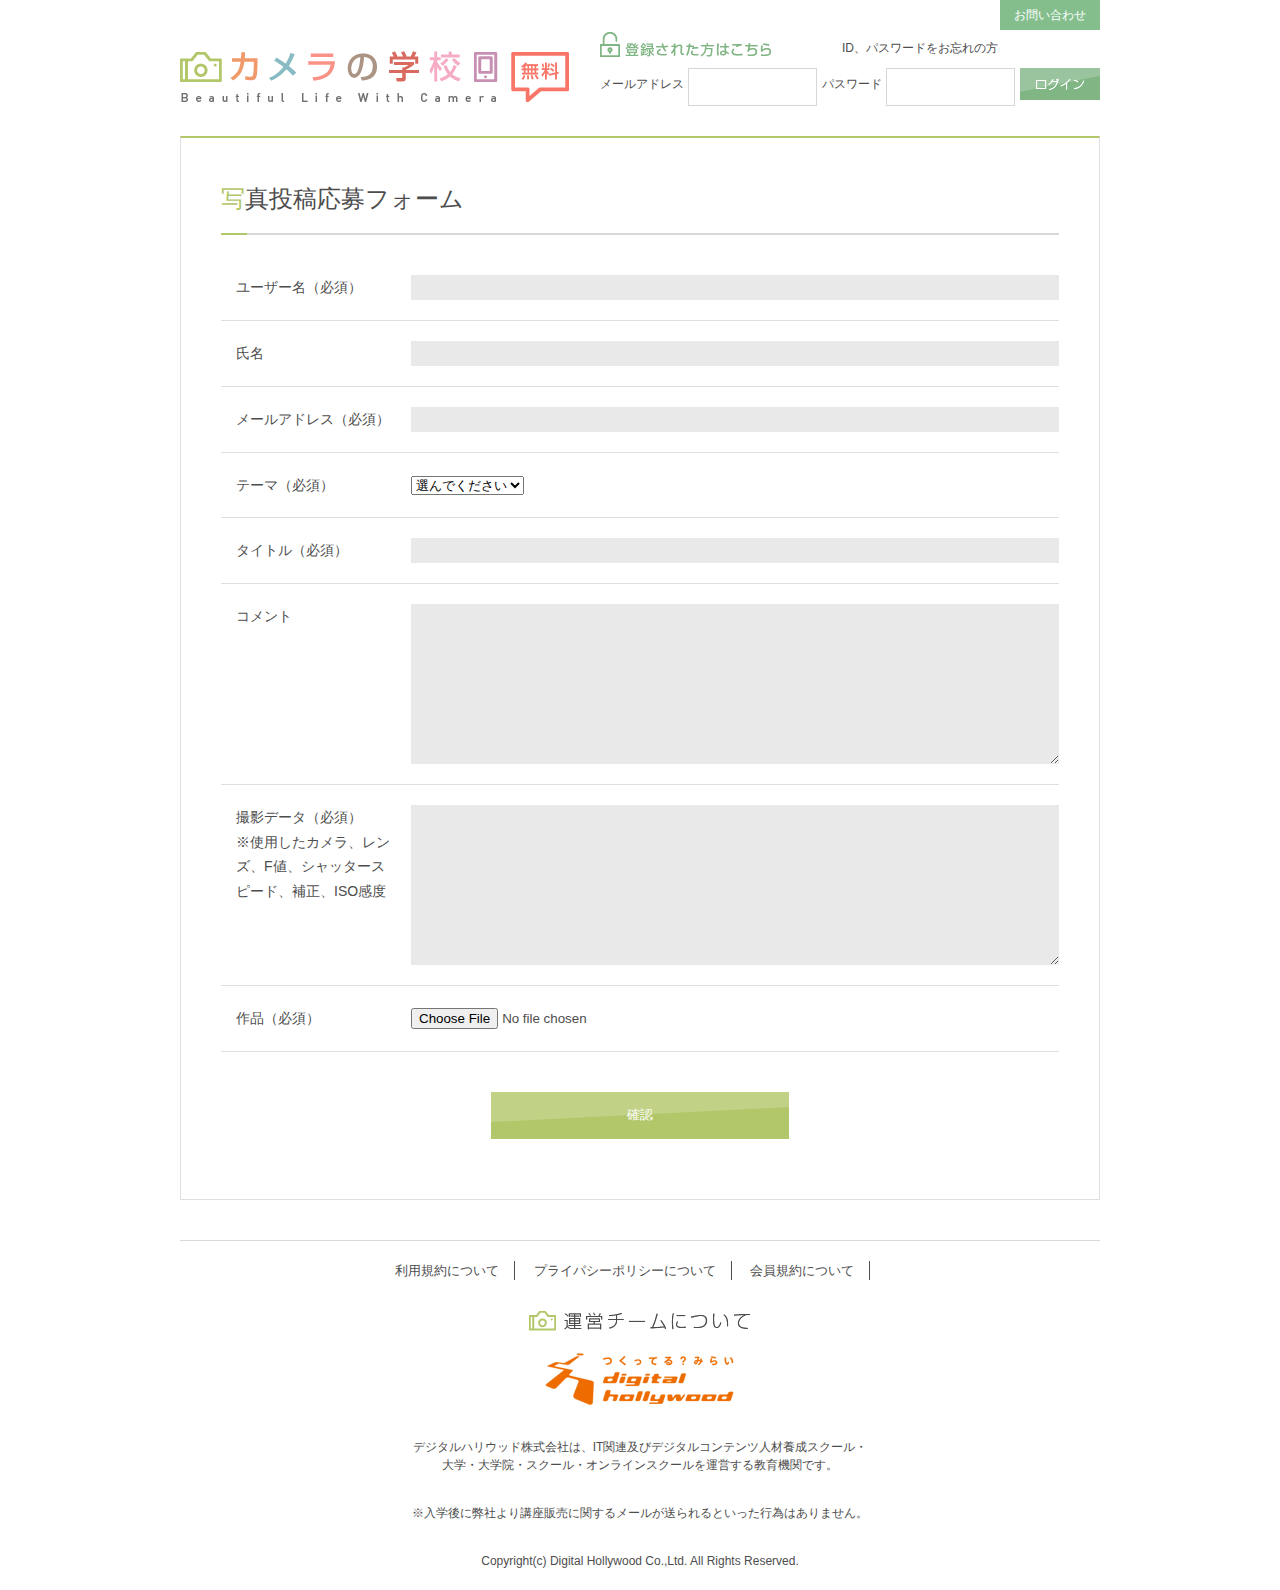
<file: form/index.html>
<!DOCTYPE html>
<html lang="ja">
<head prefix="og: http://ogp.me/ns# fb: http://ogp.me/ns/fb#  article: http://ogp.me/ns/article#">
<meta charset="UTF-8">
<title></title>
<meta name="description" content="" />
<meta name="keywords" content=""/>
<meta name="viewport" content="width=device-width,user-scalable=no" />
<meta name="format-detection" content="telephone=no,address=no">
<link rel="stylesheet" href="../css/reset.css">
<link rel="stylesheet" href="../css/common.css">
<link rel="stylesheet" href="../css/form.css">
<script src="../js/jquery-2.1.3.min.js"></script>
</head>
<body>
	<div class="wrapper">

		<header class="header clearfix">
			<a href="#" class="btn btn-contact">お問い合わせ</a>
			<p class="logo site-logo"><img src="../images/common/logo.gif" alt="カメラの学校"></p>
			<div class="login-form">
				<p class="login-title"><img src="../images/common/tit_login.gif" alt="登録された方はこちら"><span class="msg-for-foggot"><a href="#">ID、パスワードをお忘れの方</a></span></p>
				<form action="" method="post" class="form form-login clearfix">
					<dl class="clearfix login-list">
						<dt class="login-item">メールアドレス</dt>
						<dd class="login-detail"><input type="text" class="login-parts" ></dd>
						<dt class="login-item">パスワード</dt>
						<dd class="login-detail"><input type="text" class="login-parts" ></dd>
					</dl>
					<input type="submit" value="" class="btn btn-login">

				</form>
			</div>
		</header>


		<div class="form-outer">
			<h1 class="page-title"><span class="page-title__indent">写</span>真投稿応募フォーム</h1>
			<form action="" method="POST">
				<dl class="clearfix form-list">
					<dt class="form-title">ユーザー名<span class="required">（必須）</span></dt><dd class="form-item"><input type="text" class="form-parts"></dd>
					<dt class="form-title">氏名</dt><dd class="form-item"><input type="text" class="form-parts"></dd>
					<dt class="form-title">メールアドレス<span class="required">（必須）</span></dt><dd class="form-item"><input type="text" class="form-parts"></dd>
					<dt class="form-title">テーマ<span class="required">（必須）</span></dt><dd class="form-item">
						<select name="" id="">
							<option value="">選んでください</option>
							<option value="">選んでください</option>
							<option value="">選んでください</option>
						</select></dd>
					<dt class="form-title">タイトル<span class="required">（必須）</span></dt><dd class="form-item"><input type="text" class="form-parts"></dd>
					<dt class="form-title">コメント</dt><dd class="form-item"><textarea name="" id="" cols="30" rows="10" class="form-parts form-parts__textarea"></textarea></dd>
					<dt class="form-title">撮影データ<span class="required">（必須）</span><p>※使用したカメラ、レンズ、F値、シャッタースピード、補正、ISO感度</p></dt><dd class="form-item"><textarea name="" id="" cols="30" rows="10" class="form-parts form-parts__textarea"></textarea></dd>
					<dt class="form-title">作品<span class="required">（必須）</span></dt><dd class="form-item"><input type="file" name="" id=""></dd>
				</dl>
				<p class="text-center"><input type="submit" value="確認" class="form-parts__submit"></p>
			</form>
		</div>

		<!--footer-->
		<footer class="footer">
			<ul class="nav-local">
				<li class="nav-local__item"><a href="">利用規約について</a></li>
				<li class="nav-local__item"><a href="">プライパシーポリシーについて</a></li>
				<li class="nav-local__item"><a href="">会員規約について</a></li>
			</ul>
			<div class="author-outer">
				<dl class="author">
					<dt class="author-title"><img src="../images/common/about_team.gif" alt="運営チームについて"></dt>
					<dd class="author-detail"><img src="../images/common/logo_dw.gif" alt="デジタルハリウッド株式会社"></dd>
					<dd class="author-detail">デジタルハリウッド株式会社は、IT関連及びデジタルコンテンツ人材養成スクール・<br>大学・大学院・スクール・オンラインスクールを運営する教育機関です。</dd>
				</dl>
				<p>※入学後に弊社より講座販売に関するメールが送られるといった行為はありません。</p>
			</div>
			<p class="copyrights"><small>Copyright(c) Digital Hollywood Co.,Ltd. All Rights Reserved.</small></p>
		</footer>
		<!--//end footer-->

	</div>

</body>
</html>
</file>
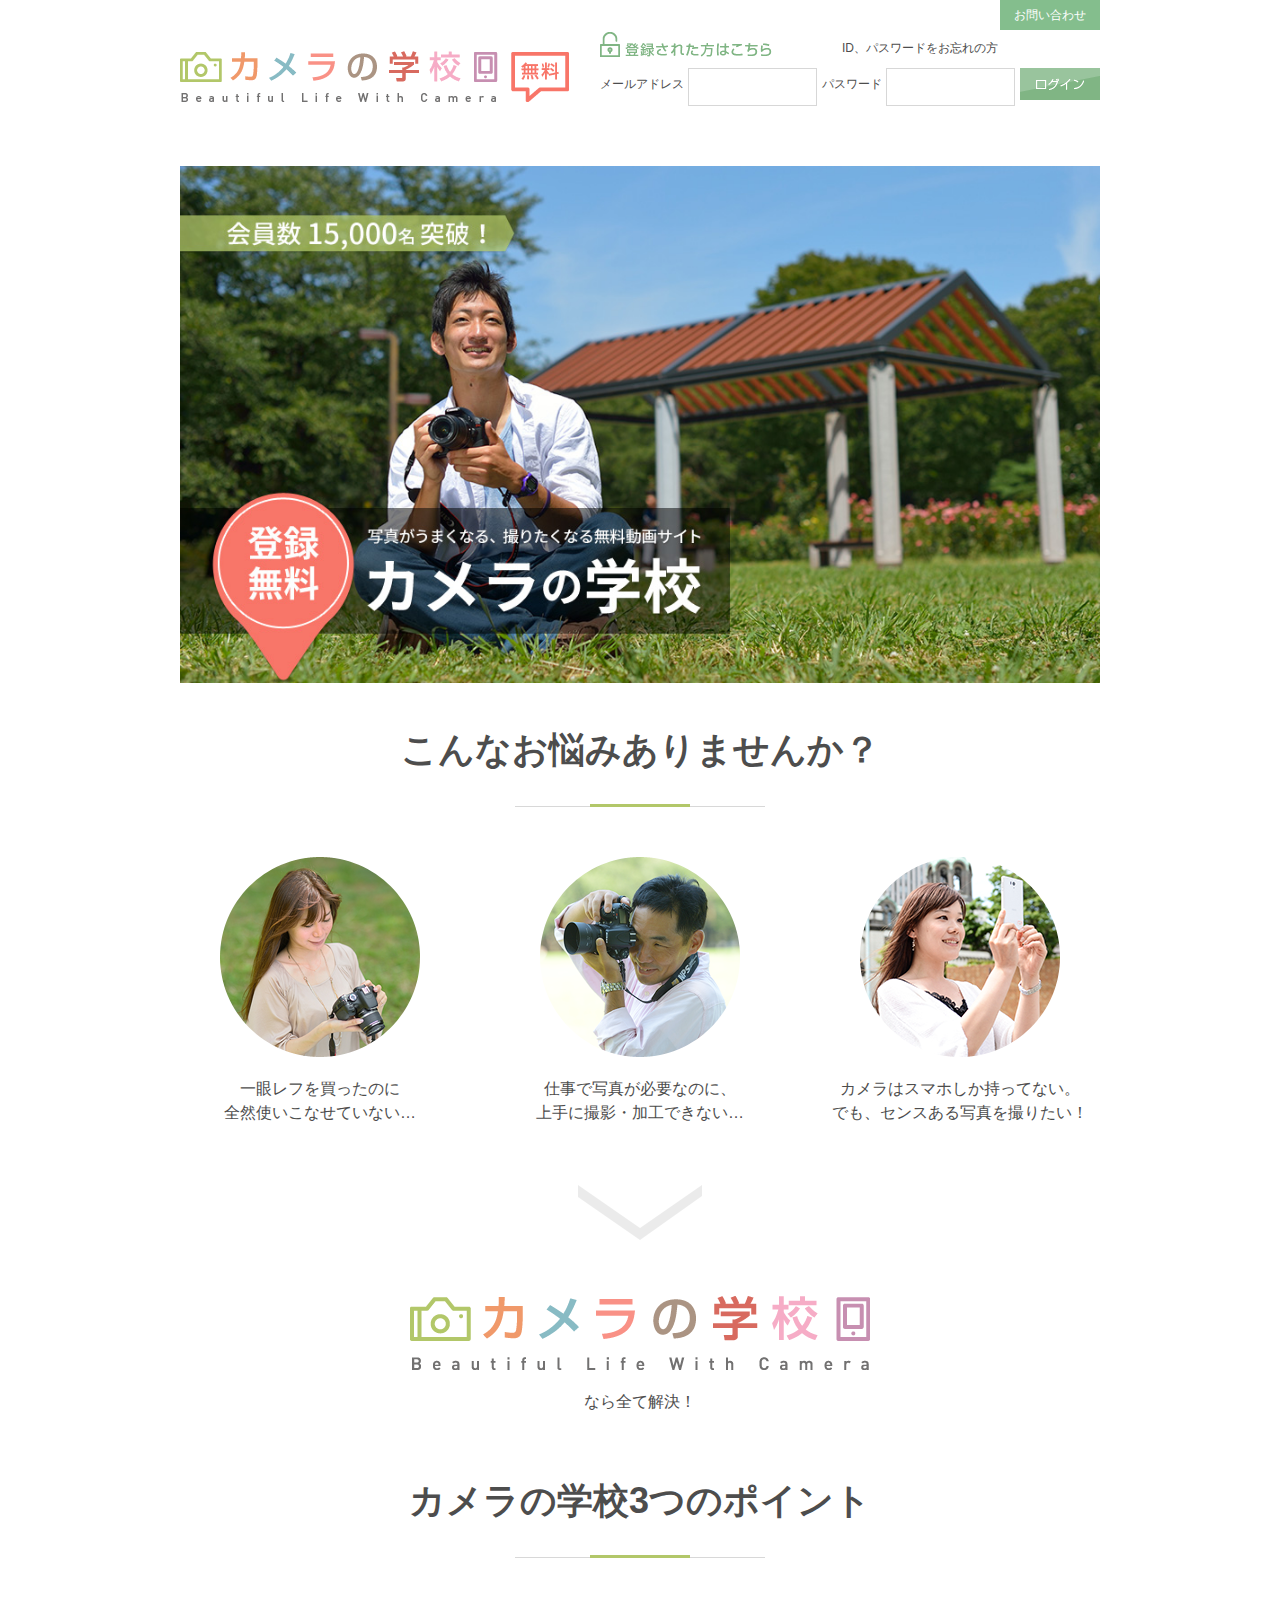
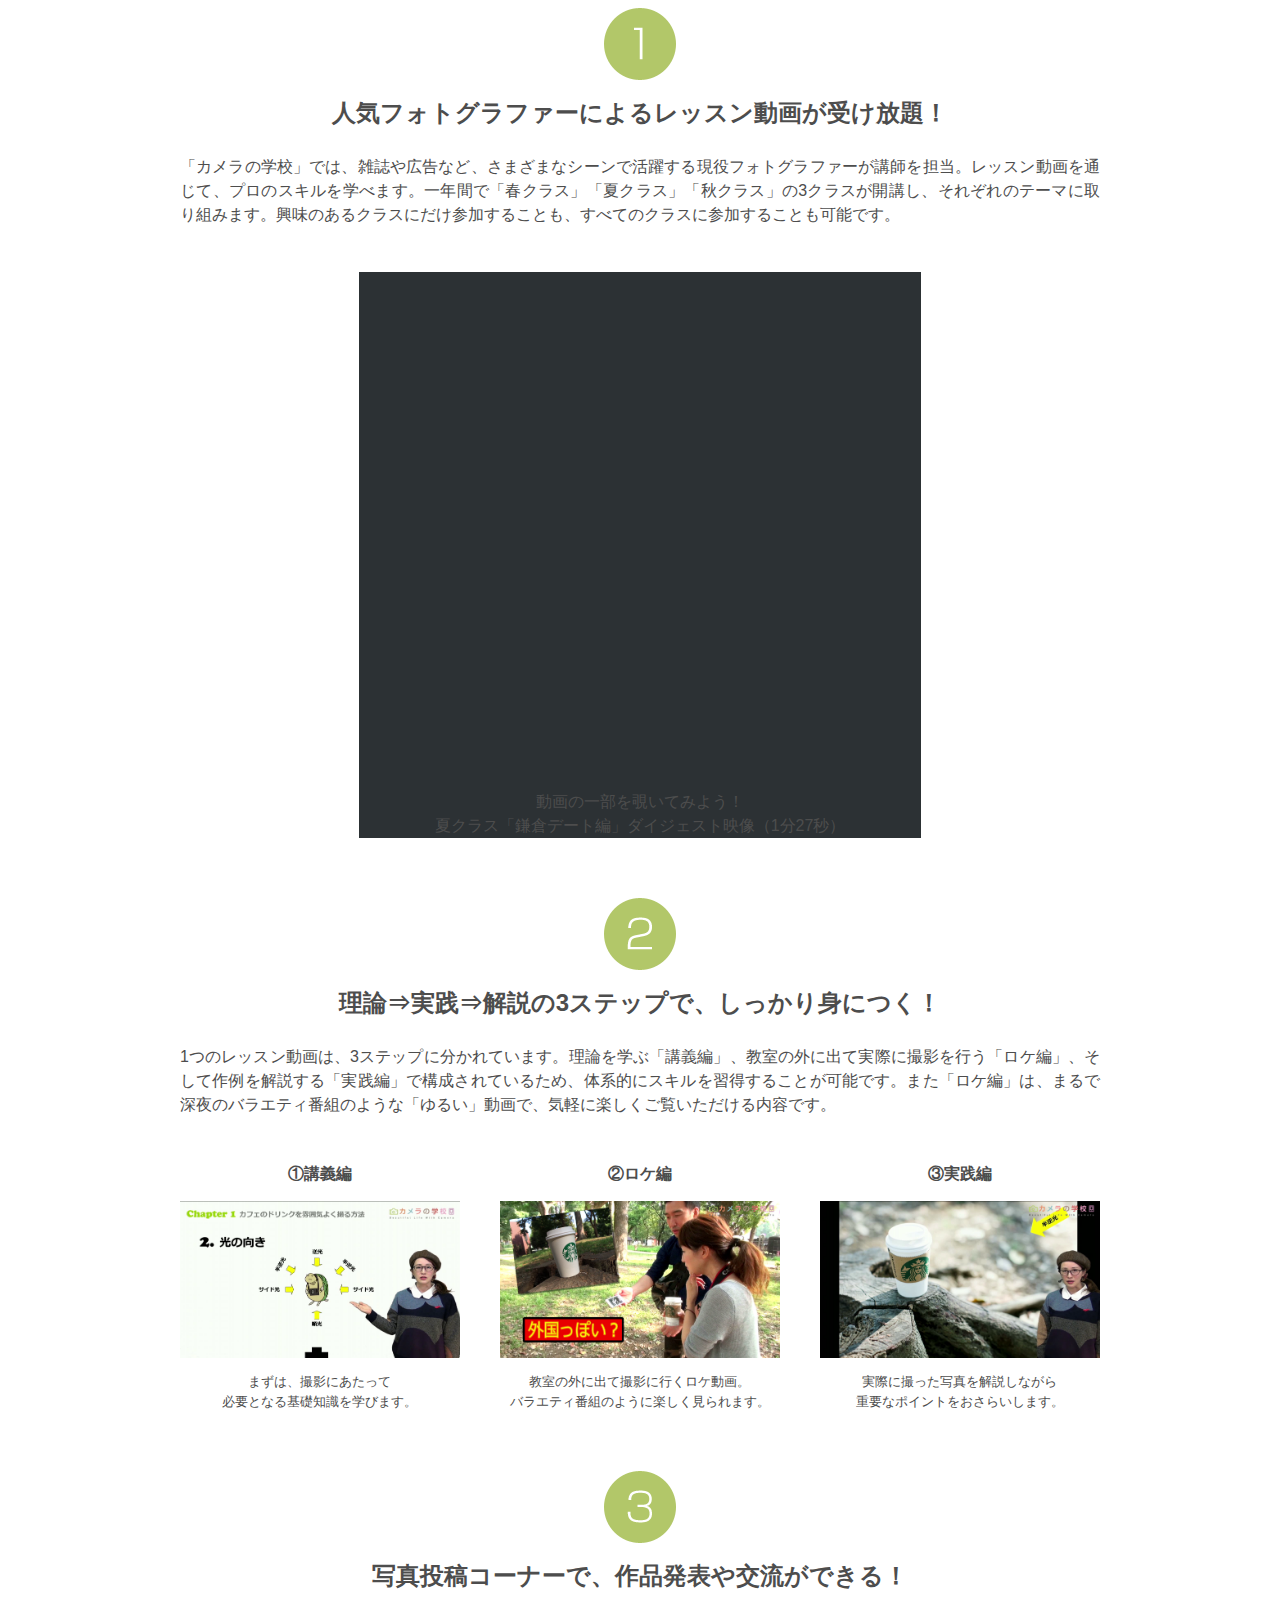
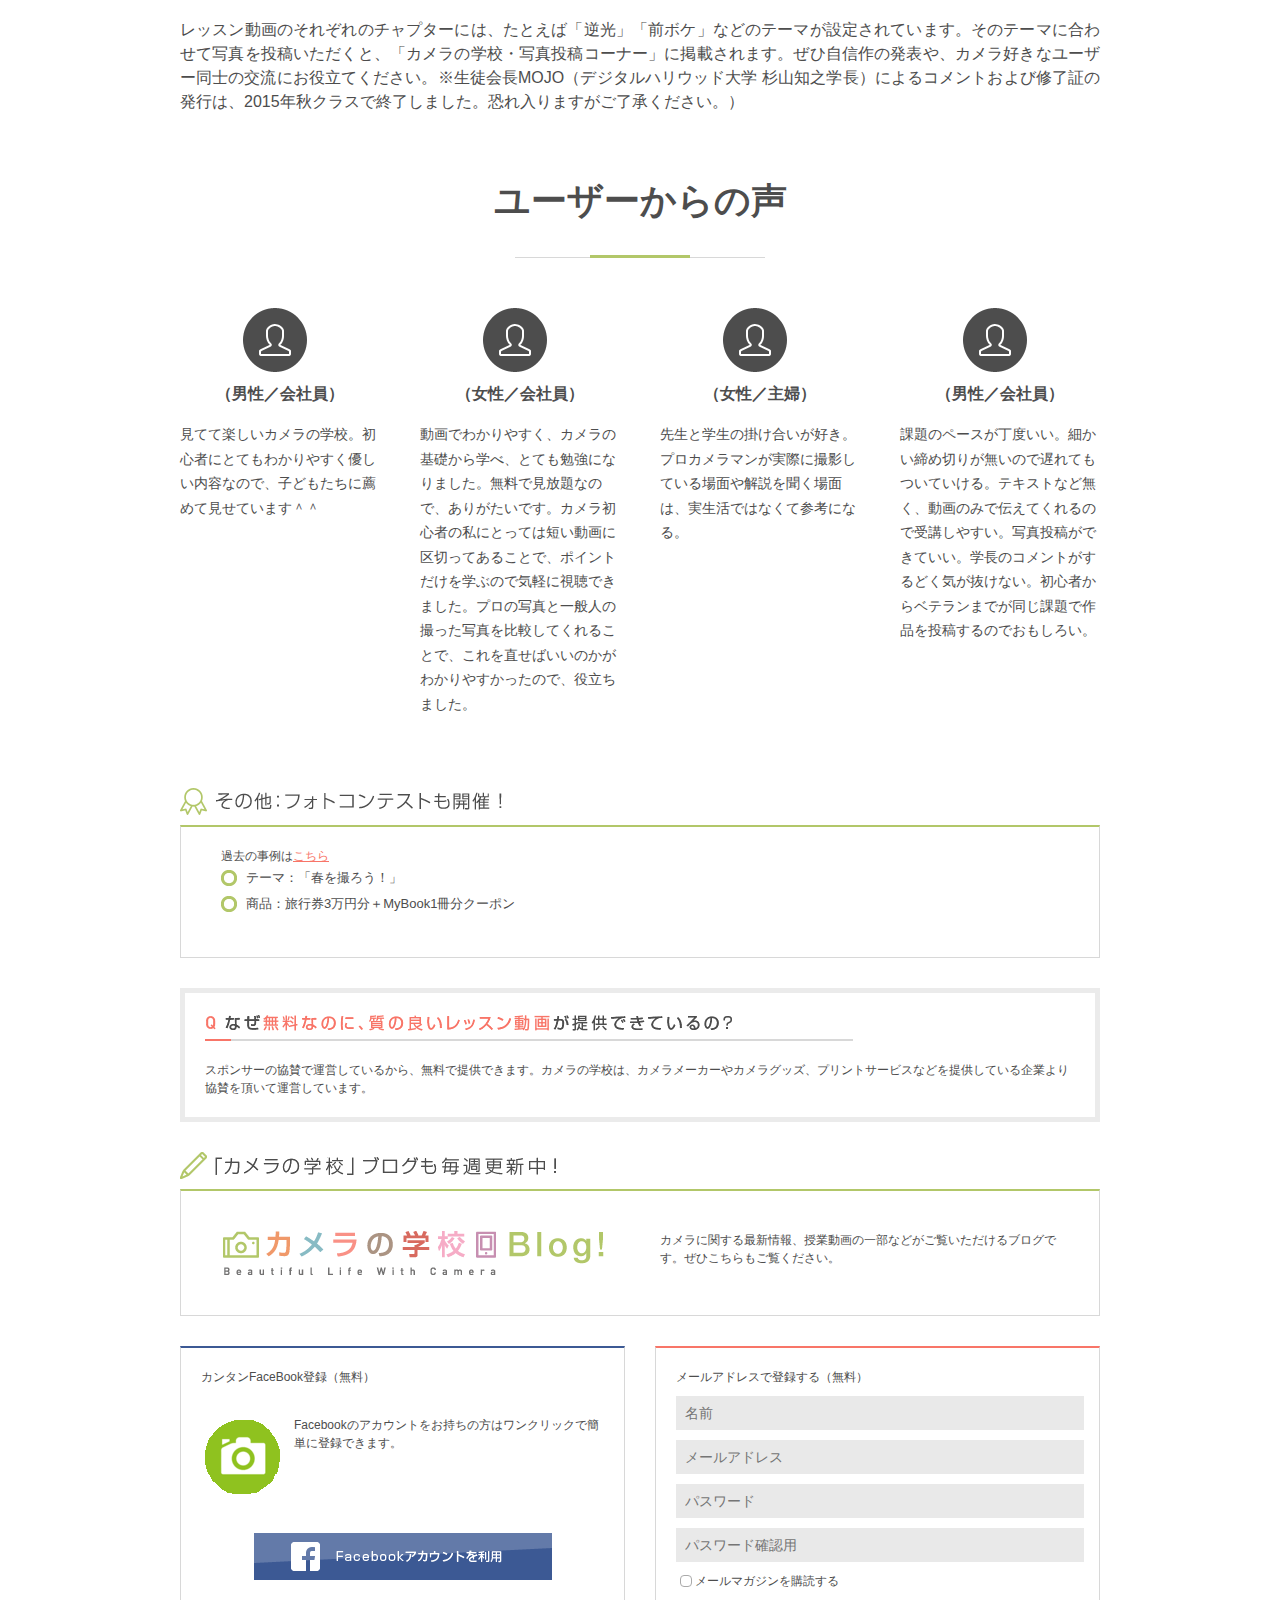
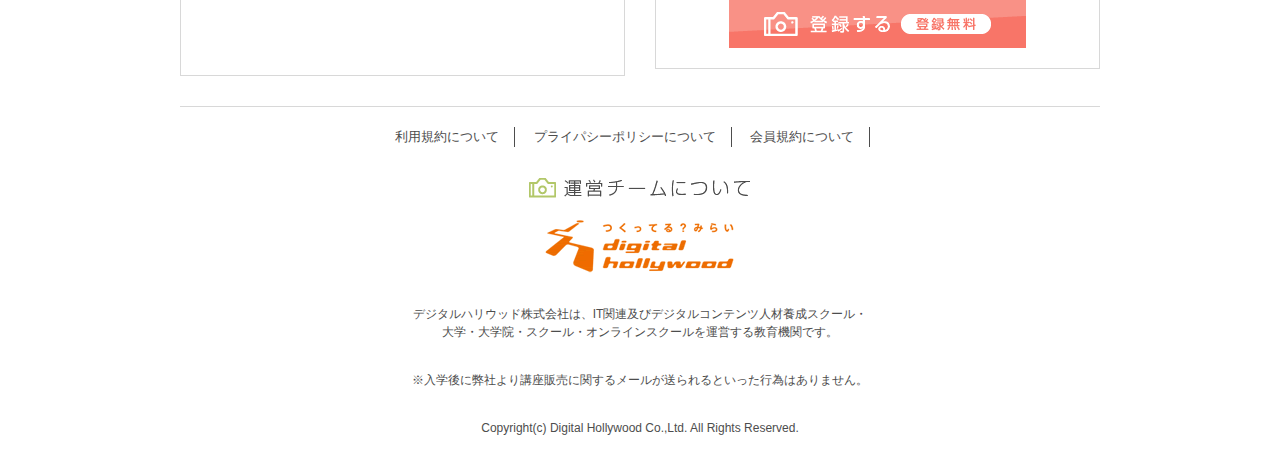
<file: [old]/[20171218]/index.html>
<!DOCTYPE html>
<html lang="ja">
<head prefix="og: http://ogp.me/ns# fb: http://ogp.me/ns/fb#  article: http://ogp.me/ns/article#">
<meta charset="UTF-8">
<title></title>
<meta name="description" content="" />
<meta name="keywords" content=""/>
<meta name="viewport" content="width=device-width,user-scalable=no" />
<meta name="format-detection" content="telephone=no,address=no">
<link rel="stylesheet" href="css/reset.css">
<link rel="stylesheet" href="css/common.css">
<link rel="stylesheet" href="css/top.css">
<script src="js/jquery-2.1.3.min.js"></script>
</head>
<body>
	<div class="wrapper">
		
		<!--header-->
		<header class="header clearfix">
			<a href="#" class="btn btn-contact">お問い合わせ</a>
			<p class="logo site-logo"><img src="images/common/logo.gif" alt="カメラの学校"></p>
			<div class="login-form">
				<p class="login-title"><img src="images/common/tit_login.gif" alt="登録された方はこちら"><span class="msg-for-foggot"><a href="#">ID、パスワードをお忘れの方</a></span></p>
				<form action="" method="post" class="form form-login clearfix">
					<dl class="clearfix login-list">
						<dt class="login-item">メールアドレス</dt>
						<dd class="login-detail"><input type="text" class="login-parts" ></dd>
						<dt class="login-item">パスワード</dt>
						<dd class="login-detail"><input type="text" class="login-parts" ></dd>
					</dl>
					<input type="submit" value="" class="btn btn-login">
				</form>
			</div>
		</header>
		<!--end // header-->

		<!--lead-->
		<div id="lead">
			<p class="site-visual"><img src="images/home/key.jpg" alt="登録無料・カメラの学校"></p>
		</div>
		<!--end lead-->
		
		<!--channerl-->
		<section id="channerl">
			<h2 class="box-title__feature text-center">こんなお悩みありませんか？</h2>
			<div class="box-case">
				<ul class="case-list clearfix">
					<li class="case-item">
						<p class="case-thumb"><img src="images/home/pic_target01.png" alt="一眼レフを使いこなせていない女性の写真"></p>
						<p class="case-text">一眼レフを買ったのに<br>
						全然使いこなせていない…</p>
					</li>
					<li class="case-item">
						<p class="case-thumb"><img src="images/home/pic_target02.png" alt="写真を上手に撮影・加工できない男性の写真"></p>
						<p class="case-text">仕事で写真が必要なのに、<br>
						上手に撮影・加工できない…</p>
					</li>
					<li class="case-item">
						<p class="case-thumb"><img src="images/home/pic_target03.png" alt="スマホでもセンスある写真を撮りたいと願う女性"></p>
						<p class="case-text">カメラはスマホしか持ってない。<br>
						でも、センスある写真を撮りたい！</p>
					</li>	
				</ul>
				<div class="case-answer">
					<p class="text-center case-answer__text"><img src="images/home/pic_logo.png" alt="カメラの学校" class="case-logo">なら全て解決！</p>
				</div>
			</div>
		</section>
		<!--end channerl-->

		<!--feature-->
		<section id="feature">
			<h2 class="box-title__feature text-center">カメラの学校3つのポイント</h2>
			<div class="box-feature">
				<ul class="feature-list clearfix">
					<li class="feature-item">
						<i class="icon icon-number icon-number1"></i>
						<h3 class="text-center feature-title">人気フォトグラファーによるレッスン動画が受け放題！</h3>
						<p class="feature-text">「カメラの学校」では、雑誌や広告など、さまざまなシーンで活躍する現役フォトグラファーが講師を担当。レッスン動画を通じて、プロのスキルを学べます。一年間で「春クラス」「夏クラス」「秋クラス」の3クラスが開講し、それぞれのテーマに取り組みます。興味のあるクラスにだけ参加することも、すべてのクラスに参加することも可能です。
</p>
						<div class="video-outer">
							<iframe width="560" height="315" src="https://www.youtube.com/embed/h-Jc9wMBAiY" frameborder="0" allowfullscreen=""></iframe>
							<p class="video-text">動画の一部を覗いてみよう！<br>
夏クラス「鎌倉デート編」ダイジェスト映像（1分27秒）</p>
						</div>
					</li>
					<li class="feature-item">
						<i class="icon icon-number icon-number2"></i>
						<h3 class="text-center feature-title">理論⇒実践⇒解説の3ステップで、しっかり身につく！</h3>
						<p class="feature-text">1つのレッスン動画は、3ステップに分かれています。理論を学ぶ「講義編」、教室の外に出て実際に撮影を行う「ロケ編」、そして作例を解説する「実践編」で構成されているため、体系的にスキルを習得することが可能です。また「ロケ編」は、まるで深夜のバラエティ番組のような「ゆるい」動画で、気軽に楽しくご覧いただける内容です。</p>
						<ul class="steps-list clearfix">
							<li class="steps-item">
								<dl>
									<dt class="steps-title">①講義編</dt>
									<dd class="steps-img"><img src="images/home/step2-1.png" alt="講義編の動画イメージ画像"></dd>
									<dd class="steps-detail">まずは、撮影にあたって<br>必要となる基礎知識を学びます。</dd>
								</dl>
							</li>
							<li class="steps-item">
								<dl>
									<dt class="steps-title">②ロケ編</dt>
									<dd class="steps-img"><img src="images/home/step2-2.png" alt="ロケ編の動画イメージ画像"></dd>
									<dd class="steps-detail">教室の外に出て撮影に行くロケ動画。<br>バラエティ番組のように楽しく見られます。</dd>
								</dl>
							</li>
							<li class="steps-item">
								<dl>
									<dt class="steps-title">③実践編</dt>
									<dd class="steps-img"><img src="images/home/step2-3.png" alt="実践編の動画イメージ画像"></dd>
									<dd class="steps-detail">実際に撮った写真を解説しながら<br>重要なポイントをおさらいします。</dd>
								</dl>
							</li>
						</ul>
					</li>
					<li class="feature-item">
						<i class="icon icon-number icon-number3"></i>
						<h3 class="text-center feature-title">写真投稿コーナーで、作品発表や交流ができる！</h3>
						<p class="feature-text">レッスン動画のそれぞれのチャプターには、たとえば「逆光」「前ボケ」などのテーマが設定されています。そのテーマに合わせて写真を投稿いただくと、「カメラの学校・写真投稿コーナー」に掲載されます。ぜひ自信作の発表や、カメラ好きなユーザー同士の交流にお役立てください。※生徒会長MOJO（デジタルハリウッド大学 杉山知之学長）によるコメントおよび修了証の発行は、2015年秋クラスで終了しました。恐れ入りますがご了承ください。）</p>
					</li>	
				</ul>
			</div>
		</section>
		<!--end feature-->

		<!--voice-->
		<section id="voice">
			<h2 class="box-title__voice text-center">ユーザーからの声</h2>
			<div class="box-voice">
				<ul class="list clearfix">
					<li class="list-item">
						<i class="icon icon-user text-center"></i>
						<p class="text-center profile">（男性／会社員）</p>
						<p class="list-text">見てて楽しいカメラの学校。初心者にとてもわかりやすく優しい内容なので、子どもたちに薦めて見せています＾＾</p>
					</li>
					<li class="list-item">
						<i class="icon icon-user text-center"></i>
						<p class="text-center profile">（女性／会社員）</p>
						<p class="list-text">動画でわかりやすく、カメラの基礎から学べ、とても勉強になりました。無料で見放題なので、ありがたいです。カメラ初心者の私にとっては短い動画に区切ってあることで、ポイントだけを学ぶので気軽に視聴できました。プロの写真と一般人の撮った写真を比較してくれることで、これを直せばいいのかがわかりやすかったので、役立ちました。</p>
					</li>
					<li class="list-item">
						<i class="icon icon-user text-center"></i>
						<p class="text-center profile">（女性／主婦）</p>
						<p class="list-text">先生と学生の掛け合いが好き。プロカメラマンが実際に撮影している場面や解説を聞く場面は、実生活ではなくて参考になる。</p>
					</li>
					<li class="list-item">
						<i class="icon icon-user text-center"></i>
						<p class="text-center profile">（男性／会社員）</p>
						<p class="list-text">課題のペースが丁度いい。細かい締め切りが無いので遅れてもついていける。テキストなど無く、動画のみで伝えてくれるので受講しやすい。写真投稿ができていい。学長のコメントがするどく気が抜けない。初心者からベテランまでが同じ課題で作品を投稿するのでおもしろい。</p>
					</li>
				</ul>
			</div>
		</section>
		<!--end voice-->

		<!--contents-->
		<section id="contents">
			<h2 class="box-title"><img src="images/home/tit_contest.png" alt="その他：フォトコンテストも開催！"></h2>
			<div class="box">
				<p>過去の事例は<span class="info-caution">こちら</span></p>
				<ul class="info-list">
					<li class="info-item">テーマ：「春を撮ろう！」</li>
					<li class="info-item">商品：旅行券3万円分＋MyBook1冊分クーポン</li>
				</ul>
			</div>
		</section>
		<!--end contents-->

		<!--faq-->		
		<section id="faq">
			<div class="box box-faq">
				<h2 class="box-title__faq"><img src="images/home/tit_faq.gif" alt="なぜ無料なのに、質の良いレッスン動画が提供できているの？"></h2>
				<p>スポンサーの協賛で運営しているから、無料で提供できます。カメラの学校は、カメラメーカーやカメラグッズ、プリントサービスなどを提供している企業より協賛を頂いて運営しています。</p>
			</div>
		</section>
		<!--end faq-->

		<!--blog-->		
		<section id="blog">
			<h2 class="box-title"><img src="images/home/tit_blog.png" alt="「カメラの学校」学校ブログも毎日更新中"></h2>
			<div class="box box-blog">
				<dl class="clearfix">
					<dt class="info-bnr"><img src="images/home/bnr_blog.png" alt="カメラの学校Blog"></dt>
					<dd>カメラに関する最新情報、授業動画の一部などがご覧いただけるブログです。ぜひこちらもご覧ください。</dd>
				</dl>
			</div>
		</section>
		<!--end blog-->

		<!--register-->		
		<section id="register">
			<div class="box-outer clearfix">
				<div class="box box-register box-register__facebook">
					<h3 class="box-title__register">カンタンFaceBook登録（無料）</h3>
					<div class="clearfix box-content">
						<i class="icon icon-facebook"></i>
						<p>Facebookのアカウントをお持ちの方はワンクリックで簡単に登録できます。</p>
					</div>
					<p class="text-center"><a href="https://www.facebook.com" class="btn"><img src="images/home/btn_register_fb.gif" alt="FaceBookアカウントを利用して登録"></a></p>
				</div>
				<div class="box box-register box-register__mail">	
					<h3 class="box-title__mail">メールアドレスで登録する（無料）</h3>
					<form action="" class="clearfix register-outer">
						<p class="register-item"><input type="text" class="register-parts" name="name" placeholder="名前"></p>
						<p class="register-item"><input type="email" class="register-parts" name="email" placeholder="メールアドレス"></p>
						<p class="register-item"><input type="password" class="register-parts" name="password1" placeholder="パスワード"></p>
						<p class="register-item"><input type="password" class="register-parts" name="password2" placeholder="パスワード確認用"></p>
						<p class="register-item"><input type="checkbox" name="mailmagazine" id="mailmagazine" class="register-parts__checkbox" value="メールマガジンを購読する">メールマガジンを購読する</p>
						<p class="text-center"><input type="submit" value="登録する（無料）" name="submit" class="btn btn-register__mail"></p>	
					</form>	
				</div>
			</div>
		</section>
		<!--end register-->		
		
		<!--footer-->
		<footer class="footer">
			<ul class="nav-local">
				<li class="nav-local__item"><a href="#">利用規約について</a></li>
				<li class="nav-local__item"><a href="#">プライパシーポリシーについて</a></li>
				<li class="nav-local__item"><a href="#">会員規約について</a></li>
			</ul>
			<div class="author-outer">
				<dl class="author">
					<dt class="author-title"><img src="images/common/about_team.gif" alt="運営チームについて"></dt>
					<dd class="author-detail"><img src="images/common/logo_dw.gif" alt="デジタルハリウッド株式会社"></dd>
					<dd class="author-detail">デジタルハリウッド株式会社は、IT関連及びデジタルコンテンツ人材養成スクール・<br>大学・大学院・スクール・オンラインスクールを運営する教育機関です。</dd>
				</dl>
				<p>※入学後に弊社より講座販売に関するメールが送られるといった行為はありません。</p>
			</div>
			<p class="copyrights"><small>Copyright(c) Digital Hollywood Co.,Ltd. All Rights Reserved.</small></p>
		</footer>
		<!--//end footer-->

	</div>
</body>
</html>
</file>
<file: css/common.css>
@charset "UTF-8";

body{
    font-size:12px;
    line-height: 1.5;
    color:#4d4d4d;
    font-family:  "Hiragino Kaku Gothic ProN", "Hiragino Kaku Gothic Pro", "游ゴシック", YuGothic,'Meiryo UI',Meiryo,"ＭＳ ゴシック",Arial, sans-serif;
    -webkit-text-size-adjust: 100%;
}
/*--------------------------------------
base setting
--------------------------------------*/
a{
	color: #4d4d4d;
	text-decoration: none;
	outline: none;
}
a:hover {
    color: #B2C769;
}
img{
	max-width: 100%;
	height:auto;
}
input{
	-webkit-appearance:none;
	appearance:none;
	border-radius: 0;
}
/*--------------------------------------
utility class
--------------------------------------*/
.text-center{
	text-align: center;
}

.wrapper{
	position: relative;
	max-width: 920px;
	margin:0 auto;
	padding:0 10px;
}
/*--------------------------------------
btn
--------------------------------------*/
.btn{
	display: inline-block;
	margin:0 auto;
}
.btn-register__mail{
	-webkit-appearance:none;
	appearance:none;
	width:297px;
	height:48px;
	border:none;
	background: url(../images/home/btn_register_mail.gif) no-repeat;
	text-indent: 120%;
	white-space: nowrap;
	overflow: hidden;
}
.btn-register__mail:hover{
	cursor: pointer;
}
/*--------------------------------------
header class
--------------------------------------*/
.header{
	position: relative;
	margin-bottom: 20px;
	padding:30px 0 0;
}
.site-logo{
	float:left;
	margin-right: 31px;
}
.btn-contact{
	position: absolute;
	top:0;
	right: 0;
	display: inline-block;
	margin-left: 1px;
	background: #84BE8D;
	color: #fff;
	width: 100px;
	height: 30px;
	line-height: 30px;
	text-align: center;
}
.login-list{
	float: left;
}
.login-item{
	float: left;
	line-height: 32px;
}
.login-detail{
	float: left;
}

.login-title{
	margin-bottom: 11px;
}
.login-parts{
	width:121px;
	margin: 0 5px 0 4px;
	padding:8px 3px;
	border:solid 1px #d7d7d7;
	line-height: 1.5;
}
.btn-login{
	-webkit-appearance:none;
	appearance:none;
	width:80px;
	height:32px;
	border:none;
	background:url(../images/common/btn_login.gif) no-repeat;
}
.btn-login:hover{
	cursor: pointer;
}
.msg-for-foggot{
	margin-left: 70px;
}
.site-visual{
	margin-bottom: 40px;
}

.header-menu {
  background-color: #0fab27;
  font-size: 20px;
  color: #fff;
  height: 79px;
  line-height: 75px;
}
.head-list {
  float: left;
  margin-left: 20px;
  text-align: center;
  /*border-left: 1px solid #fff;*/
}

.head-list a:hover{
  color: #yellow;
}
/*--------------------------------------
nav class
--------------------------------------*/
.nav-local{
	margin-bottom: 30px;
	text-align: center;
}
.nav-local__item{
	display: inline-block;
	margin-right: 15px;
	padding-right: 15px;
	border-right: solid 1px #4d4d4d;
	font-size: 13px;
}
/*--------------------------------------
footer class
--------------------------------------*/
.footer{
	padding:20px 0;
	border-top: 1px solid #D8D8D8;
	text-align: center;
}
.author-outer{
	margin-bottom: 30px;
}
.author-title{
	margin-bottom: 20px;
}
.author-detail{
	margin-bottom: 30px;
}

@media screen and (max-width:920px){
	/*--------------------------------------
	header class
	--------------------------------------*/
	.login-form{
		max-width: 390px;
		margin: 0 auto;
	}
	.msg-for-foggot{
		display: block;
		margin: 10px 0 0;
	}
	.login-list{
		float: none;
		margin-bottom: 20px;
	}
	.login-item{
		float:none;
	}
	.login-detail{
		float: none;
		margin-bottom: 10px;
	}
	.login-parts{
		box-sizing: border-box;
		width: 100%;
		max-width: inherit;
		margin: 0;
	}
	.site-logo{
		/*float:none;*/
		margin: 0 0 20px;
		text-align: center;
	}
  .header-menu {
    float:none;
		margin: 0 0 20px;
		text-align: center;
  }

  .header-list {
    float:none;
		margin: 0 0 20px;
		text-align: center;
  }
}

@media screen and (max-width:768px){
	br{
		display: none;
	}
	/*--------------------------------------
	header class
	--------------------------------------*/
	.msg-for-foggot{
		display: block;
		margin: 10px 0 0;
	}
	.login-list{
		float: none;
		margin-bottom: 20px;
	}
	.login-item{
		float:none;
	}
	.login-detail{
		float: none;
		margin-bottom: 10px;
	}
	.login-parts{
		box-sizing: border-box;
		width: 100%;
		max-width: inherit;
		margin: 0;
	}
	.site-logo{
		float:none;
		margin: 0 0 20px;
	}
	/*--------------------------------------
	nav class
	--------------------------------------*/
	.nav-local{
		margin-bottom: 30px;
		text-align: center;
	}
	.nav-local__item{
		display: block;
		margin: 0 0 10px;
		padding-right: 0;
		border-right: none;
		font-size: 13px;
	}
}
</file>
<file: css/form.css>
@charset "UTF-8";
/*--------------------------------------
form class
--------------------------------------*/
.form-outer{
	margin:30px 0  40px;
	padding:40px 40px 40px;
	border: 1px solid #dfdfdf;
	border-top: 2px solid #B2C769;
	font-size: 14px;
	line-height: 1.75;
}

.page-title{
	margin-bottom: 20px;
	padding: 0 0 15px 0;
	background:url(../images/form/border_1.gif) no-repeat left bottom;
	font-size: 24px;
}
.page-title__indent{
	display: inline-block;
	color:#B2C769;
}
.form-list{
	margin-bottom: 40px;
	border-bottom:1px solid #dfdfdf;
}
.form-title{
	float: left;
	max-width:160px;
	width: 100%;
	padding:20px 15px;
	margin: 0;
	border-top: 1px solid #dfdfdf;
}
.form-title:first-child{
	border-top:none;
}
.form-item:first-of-type{
	border-top:none;
}
.form-item{
	max-width: 648px;
	margin-left: 190px;
	padding:20px 0;
	border-top: 1px solid #dfdfdf;
	vertical-align: top;
}
.form-parts{
	-webkit-appearance:none;
	appearance:none;
	background: #e9e9e9;
	border: none;
	box-sizing: border-box;
	width: 100%;
	padding: 5px;
}
.form-parts__textarea{
	vertical-align: top;
}
.form-parts__submit{
	width:298px;
	height: 47px;
	margin-bottom: 20px;
	border: none;
	background: url(../images/form/btn_bg_1.png) no-repeat;
	color:#fff;
}

@media screen and (max-width:768px){
/*--------------------------------------
form class
--------------------------------------*/
.form-list{
	border-bottom: none;
}
	
.form-outer{
	padding: 10px 20px;
}
	
.form-title{
	float: none;
	max-width:inherit;
	width: 100%;
	padding:20px 0 0;
	margin: 0;
	border-top: none;
}
.form-item{
	margin: 0;
	padding: 10px 0;
	border-top: none;
}
}
</file>
<file: [old]/[20171218]/css/common.css>
@charset "UTF-8";

body{
    font-size:12px;
    line-height: 1.5;
    color:#4d4d4d;
    font-family:  "Hiragino Kaku Gothic ProN", "Hiragino Kaku Gothic Pro", "游ゴシック", YuGothic,'Meiryo UI',Meiryo,"ＭＳ ゴシック",Arial, sans-serif;
    -webkit-text-size-adjust: 100%;
}
/*--------------------------------------
base setting
--------------------------------------*/
a{
	color: #4d4d4d;
	text-decoration: none;
	outline: none;
}
a:hover {
    color: #B2C769;
}
img{
	max-width: 100%;
	height:auto;
}
input{
	-webkit-appearance:none;
	appearance:none;
	border-radius: 0;
}
/*--------------------------------------
utility class
--------------------------------------*/
.text-center{
	text-align: center;
}

.wrapper{
	position: relative;
	max-width: 920px;
	margin:0 auto;
	padding:0 10px;
}
/*--------------------------------------
btn
--------------------------------------*/
.btn{
	display: inline-block;
	margin:0 auto;
}
.btn-register__mail{
	-webkit-appearance:none;
	appearance:none;
	width:297px;
	height:48px;
	border:none;
	background: url(../images/home/btn_register_mail.gif) no-repeat;
	text-indent: 120%;
	white-space: nowrap;
	overflow: hidden;
}
.btn-register__mail:hover{
	cursor: pointer;
}
/*--------------------------------------
header class
--------------------------------------*/
.header{
	position: relative;
	margin-bottom: 60px;
	padding:30px 0 0;
}
.site-logo{
	float:left;
	margin-right: 31px;
}
.btn-contact{
	position: absolute;
	top:0;
	right: 0;
	display: inline-block;
	margin-left: 1px;
	background: #84BE8D;
	color: #fff;
	width: 100px;
	height: 30px;
	line-height: 30px;
	text-align: center;	
}
.login-list{
	float: left;
}
.login-item{
	float: left;
	line-height: 32px;
}
.login-detail{
	float: left;
}

.login-title{
	margin-bottom: 11px;
}
.login-parts{
	width:121px;
	margin: 0 5px 0 4px;
	padding:8px 3px;
	border:solid 1px #d7d7d7;
	line-height: 1.5;	
}
.btn-login{
	-webkit-appearance:none;
	appearance:none;
	width:80px;
	height:32px;
	border:none;
	background:url(../images/common/btn_login.gif) no-repeat;
}
.btn-login:hover{
	cursor: pointer;
}
.msg-for-foggot{
	margin-left: 70px;
}
.site-visual{
	margin-bottom: 40px;
}
/*--------------------------------------
nav class
--------------------------------------*/
.nav-local{
	margin-bottom: 30px;
	text-align: center;
}
.nav-local__item{
	display: inline-block;
	margin-right: 15px;
	padding-right: 15px;
	border-right: solid 1px #4d4d4d;
	font-size: 13px;
}
/*--------------------------------------
footer class
--------------------------------------*/
.footer{
	padding:20px 0;
	border-top: 1px solid #D8D8D8;
	text-align: center;	
}
.author-outer{
	margin-bottom: 30px;
}
.author-title{
	margin-bottom: 20px;
}
.author-detail{
	margin-bottom: 30px;
}

@media screen and (max-width:920px){
	/*--------------------------------------
	header class
	--------------------------------------*/
	.login-form{
		max-width: 390px;
		margin: 0 auto;
	}
	.msg-for-foggot{
		display: block;
		margin: 10px 0 0;
	}
	.login-list{
		float: none;
		margin-bottom: 20px;
	}
	.login-item{
		float:none;
	}
	.login-detail{
		float: none;
		margin-bottom: 10px;
	}
	.login-parts{
		box-sizing: border-box;
		width: 100%;
		max-width: inherit;
		margin: 0;
	}
	.site-logo{
		float:none;
		margin: 0 0 20px;	
		text-align: center;
	}
}

@media screen and (max-width:768px){
	br{
		display: none;
	}
	/*--------------------------------------
	header class
	--------------------------------------*/
	.msg-for-foggot{
		display: block;
		margin: 10px 0 0;
	}
	.login-list{
		float: none;
		margin-bottom: 20px;
	}
	.login-item{
		float:none;
	}
	.login-detail{
		float: none;
		margin-bottom: 10px;
	}
	.login-parts{
		box-sizing: border-box;
		width: 100%;
		max-width: inherit;
		margin: 0;
	}
	.site-logo{
		float:none;
		margin: 0 0 20px;	
	}	
	/*--------------------------------------
	nav class
	--------------------------------------*/
	.nav-local{
		margin-bottom: 30px;
		text-align: center;
	}
	.nav-local__item{
		display: block;
		margin: 0 0 10px;
		padding-right: 0;
		border-right: none;
		font-size: 13px;
	}
}
</file>
<file: [old]/[20171218]/css/top.css>
@charset "UTF-8";
/*--------------------------------------
box
--------------------------------------*/
.box{
	margin-bottom: 30px;
	padding:20px 40px 40px;
	border: 1px solid #D8D8D8;
	border-top: 2px solid #B2C769;
}
.box-case{
	margin-bottom: 60px;
}
.box-voice{
	margin-bottom: 72px;
}
.box-blog{
	padding:40px;
}
.box-faq{
	padding:20px;
	border: 5px solid #EBEBEB;
}
.box-register{
	box-sizing: border-box;
	float:left;
	max-width:445px;
	width:100%;
	margin-left:30px;
	padding:20px;
}
.box-register__facebook{
	margin-left: 0;
	padding-bottom: 95px;
	border-top: 2px solid #3C5994;
}
.box-register__mail{
	border-top:2px solid #F87568
}
	.box-title{
		margin-bottom: 10px;
	}
	.box-title__feature{
		margin:0 0 50px;
		padding-bottom: 30px;
		background:url(../images/home/tit_border_1.gif) no-repeat center bottom;
		font-size: 36px;
		font-weight: bold;
	}
	.box-title__voice{
		margin:0 0 50px;
		padding-bottom: 30px;
		background:url(../images/home/tit_border_1.gif) no-repeat center bottom;
		font-size: 36px;
		font-weight: bold;
	}
	.box-title__register{
		margin-bottom: 30px;
	}
	.box-title__faq{
		margin-bottom: 20px;
		padding-bottom: 10px;
		background: url(../images/home/border_2.gif) no-repeat left bottom;
	}
	.box-title__mail{
		margin-bottom: 10px;
	}
.box-content{
	margin-bottom: 30px;
}

/*--------------------------------------
case
--------------------------------------*/
.case-list{
	margin-left: -40px;
}
.case-item{
	float: left;
	box-sizing: border-box;
	width:33.333%;
	padding-left:40px;
	text-align: center;
}
.case-thumb{
	margin-bottom: 20px;
}
.case-text{
	font-size:16px;
}
.case-answer__text{
	font-size: 16px;	
}
.case-answer{
	padding-top: 171px;
	background:url(../images/home/arrow_bottom.png) center 60px no-repeat;
}
.case-logo{
	display: block;
	margin:0 auto 20px;
}　
.case-answer__text{
	font-size:24px;
	font-weight: bold;
}
.steps-list{
	margin-left:-40px;
}
.steps-item{
	float:left;
	box-sizing: border-box;
	width:33.333%;
	padding-left:40px;
	font-size:16px;
	text-align: center;
}
.steps-title{
	margin-bottom: 15px;
	font-weight: bold;
}
.steps-img{
	margin-bottom: 14px;
}
.steps-detail{
	font-size:13px;
}
/*--------------------------------------
list
--------------------------------------*/
.list{
	margin-left:-40px;
}
.list-item{
	box-sizing: border-box;
	float:left;
	width: 25%;
	padding-left: 40px;
}
.list-text{
	font-size:14px;
	line-height: 1.75;	
}

.profile{
	margin-bottom: 16px;
	font-weight: bold;
	font-size: 16px;
}

.info-item{
	background: url("../images/home/disc_2.gif") no-repeat left 5px;
	font-size: 13px;
	line-height: 2;
	padding: 0 20px 0 25px;
}
.info-caution{
	color: #f87568;
	text-decoration: underline;
}
.info-bnr{
	float: left;
	margin-right: 40px;
}
/*--------------------------------------
feature
--------------------------------------*/
.feature-item{
	margin-bottom: 60px;	
}
.video-outer{
	box-sizing: border-box;
	max-width: 562px;
  position: relative;
  width: 100%;
  padding: 56.25% 9px 0;
	margin:0 auto;
	background:#2c3134;
	font-size:16px;
	text-align: center;
}
.video-outer iframe {
  position: absolute;
  top: 0;
  right: 0;
  width: 100% !important;
  height: 100% !important;
}
.feature-title{
	margin-bottom: 24px;
	font-size:24px;
	font-weight: bold;
}
.feature-text{
	margin-bottom: 45px;
	font-size: 16px;
	text-align: justify;
}
/*--------------------------------------
icon
--------------------------------------*/
.icon{
	display:block;
	margin-right: 10px;
}
.icon-number{
	margin: 0 0 10px;
	text-align: center;
}
.icon-number1::before{
	content:url(../images/home/num01.png);
}
.icon-number2::before{
	content:url(../images/home/num02.png);
}
.icon-number3::before{
	content:url(../images/home/num03.png);
}

.icon-facebook{
	float: left;
}
.icon-facebook::before{
	content:url(../images/home/icon_camera.gif);
}
.icon-user{
	margin-bottom: 5px;
}
.icon-user::before{
	content:url(../images/home/icon_man.png);
}
/*--------------------------------------
form class
--------------------------------------*/
.required{
	color: #d86a5f;
	padding-left: 0.25em;
}

.register-item{
	margin-bottom: 10px;
}
.register-parts{
	-webkit-appearance:none;
	appearance:none;
	max-width:390px;
	width:100%;
	padding:9px;
	border:none;
	background:#E9E9E9 no-repeat left center;
	font-size:14px;
}

.register-parts__checkbox{
	width:12px;
	height:12px;
	border:solid 1px #aaa;
	border-radius: 4px;
	vertical-align: top;
}
.register-parts__checkbox::checked{
	background:#3B99FC;
}
@media screen and (max-width:768px){
/*--------------------------------------
box class
--------------------------------------*/
.box-title__feature{
	font-size:21px;
}
	
/*--------------------------------------
case class
--------------------------------------*/
.case-list{
	margin-left:0;
}
.case-item{
	float:none;
	width:100%;
	margin-bottom: 30px;
	padding-left:0;
}
.case-item:last-child{
	margin-bottom: 0;
}
/*--------------------------------------
steps class
--------------------------------------*/
.steps-list{
	margin-left:0;
}
.steps-item{
	float: none;
	width:100%;
	margin-bottom: 30px;
	padding-left:0;
}
.steps-item:last-child{
	margin-bottom: 0;
}
.steps-img{
	width:50%;
	margin:0 auto 20px;
}
.list{
	margin-left:0;
}
.list-item{
	float: none;
	width:100%;
	margin-bottom: 30px;
	padding-left:0;
}
.box{
	padding:20px;
}
.box-voice{
	margin-bottom: 30px;
}
.info-bnr{
	float:none;
	margin: 0 0 20px;
	text-align: center;
}
.box-register{
	float:none;
	max-width: inherit;
	margin-left: 0;
}
.register-parts{
	box-sizing:border-box;
	max-width: inherit;
}
}
</file>
